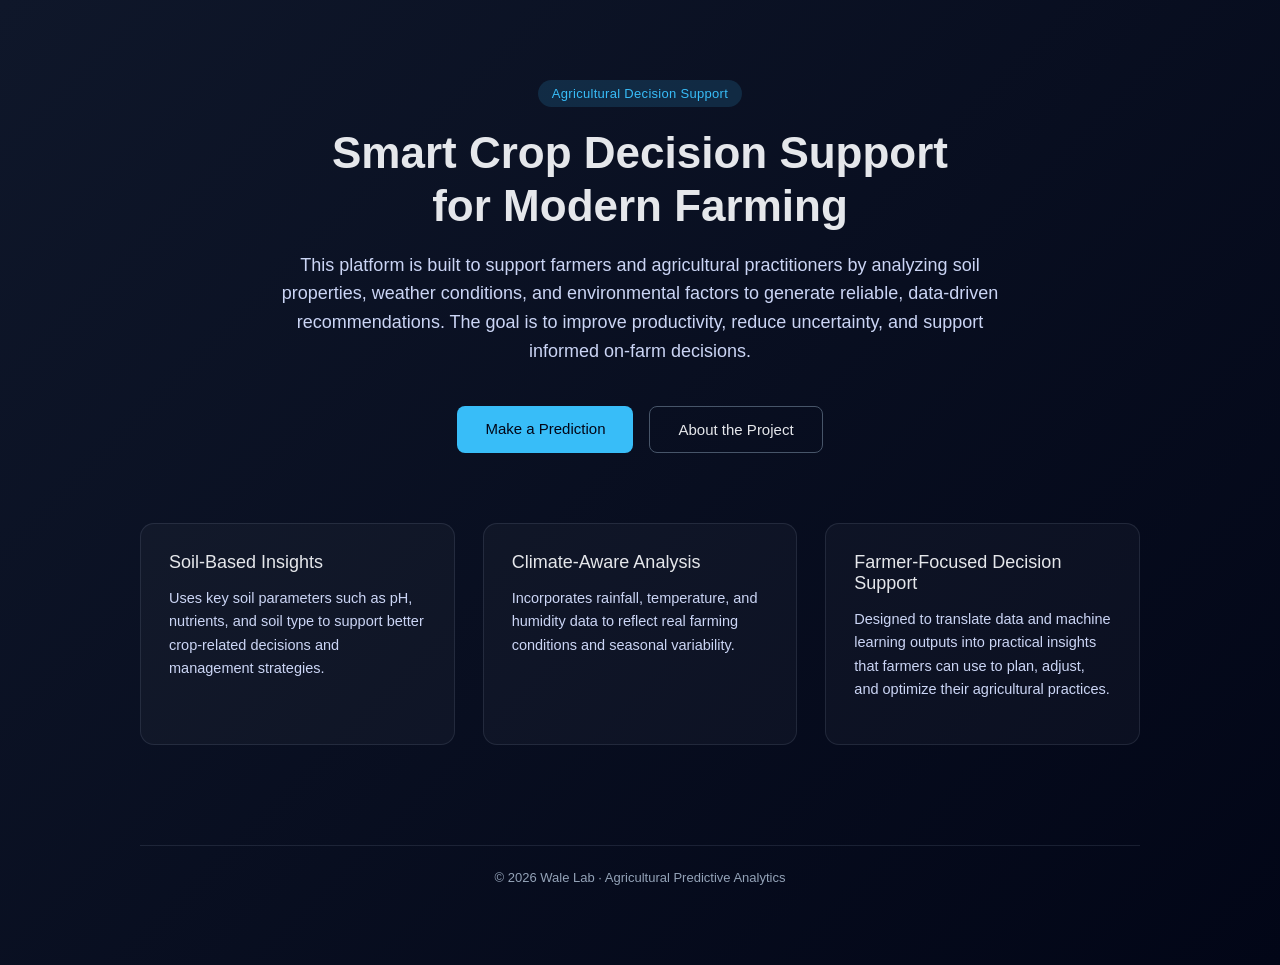
<file: templates/index.html>
<!DOCTYPE html>
<html lang="en">
<head>
<meta charset="UTF-8">
<meta name="viewport" content="width=device-width, initial-scale=1.0">
<title>Wale Lab | Agricultural Decision Support Platform</title>

<style>
    body {
        margin: 0;
        font-family: "Segoe UI", Arial, sans-serif;
        background: linear-gradient(135deg, #0f172a, #020617);
        color: #e5e7eb;
    }

    .container {
        max-width: 1000px;
        margin: 0 auto;
        padding: 80px 24px;
        text-align: center;
    }

    .badge {
        display: inline-block;
        padding: 6px 14px;
        background: rgba(56, 189, 248, 0.15);
        color: #38bdf8;
        border-radius: 20px;
        font-size: 13px;
        letter-spacing: 0.3px;
        margin-bottom: 20px;
    }

    h1 {
        font-size: 44px;
        line-height: 1.2;
        margin: 0 0 18px;
        font-weight: 600;
    }

    .subtitle {
        font-size: 18px;
        color: #cbd5f5;
        max-width: 760px;
        margin: 0 auto 40px;
        line-height: 1.6;
    }

    .actions {
        display: flex;
        justify-content: center;
        gap: 16px;
        flex-wrap: wrap;
        margin-bottom: 70px;
    }

    .btn {
        padding: 14px 28px;
        border-radius: 8px;
        font-size: 15px;
        text-decoration: none;
        font-weight: 500;
        transition: all 0.25s ease;
    }

    .btn-primary {
        background: #38bdf8;
        color: #020617;
    }

    .btn-primary:hover {
        background: #0ea5e9;
    }

    .btn-outline {
        border: 1px solid #475569;
        color: #e5e7eb;
    }

    .btn-outline:hover {
        border-color: #38bdf8;
        color: #38bdf8;
    }

    .features {
        display: grid;
        grid-template-columns: repeat(auto-fit, minmax(260px, 1fr));
        gap: 28px;
    }

    .feature {
        background: rgba(255, 255, 255, 0.03);
        border: 1px solid rgba(148, 163, 184, 0.15);
        border-radius: 14px;
        padding: 28px;
        text-align: left;
    }

    .feature h3 {
        margin: 0 0 12px;
        font-size: 18px;
        font-weight: 500;
    }

    .feature p {
        font-size: 14.5px;
        line-height: 1.6;
        color: #cbd5f5;
    }

    footer {
        margin-top: 100px;
        padding-top: 24px;
        border-top: 1px solid rgba(148, 163, 184, 0.15);
        font-size: 13px;
        color: #94a3b8;
        text-align: center;
    }
</style>
</head>

<body>
<div class="container">

    <span class="badge">Agricultural Decision Support</span>

    <h1>
        Smart Crop Decision Support<br>
        for Modern Farming
    </h1>

    <p class="subtitle">
        This platform is built to support farmers and agricultural practitioners
        by analyzing soil properties, weather conditions, and environmental factors
        to generate reliable, data-driven recommendations. The goal is to improve
        productivity, reduce uncertainty, and support informed on-farm decisions.
    </p>

    <div class="actions">
        <a href="/predict" class="btn btn-primary">Make a Prediction</a>
        <a href="/about" class="btn btn-outline">About the Project</a>
    </div>

    <div class="features">
        <div class="feature">
            <h3>Soil-Based Insights</h3>
            <p>
                Uses key soil parameters such as pH, nutrients, and soil type to
                support better crop-related decisions and management strategies.
            </p>
        </div>

        <div class="feature">
            <h3>Climate-Aware Analysis</h3>
            <p>
                Incorporates rainfall, temperature, and humidity data to reflect
                real farming conditions and seasonal variability.
            </p>
        </div>

        <div class="feature">
            <h3>Farmer-Focused Decision Support</h3>
            <p>
                Designed to translate data and machine learning outputs into
                practical insights that farmers can use to plan, adjust, and
                optimize their agricultural practices.
            </p>
        </div>
    </div>

    <footer>
        © 2026 Wale Lab · Agricultural Predictive Analytics
    </footer>

</div>
</body>
</html>
</file>
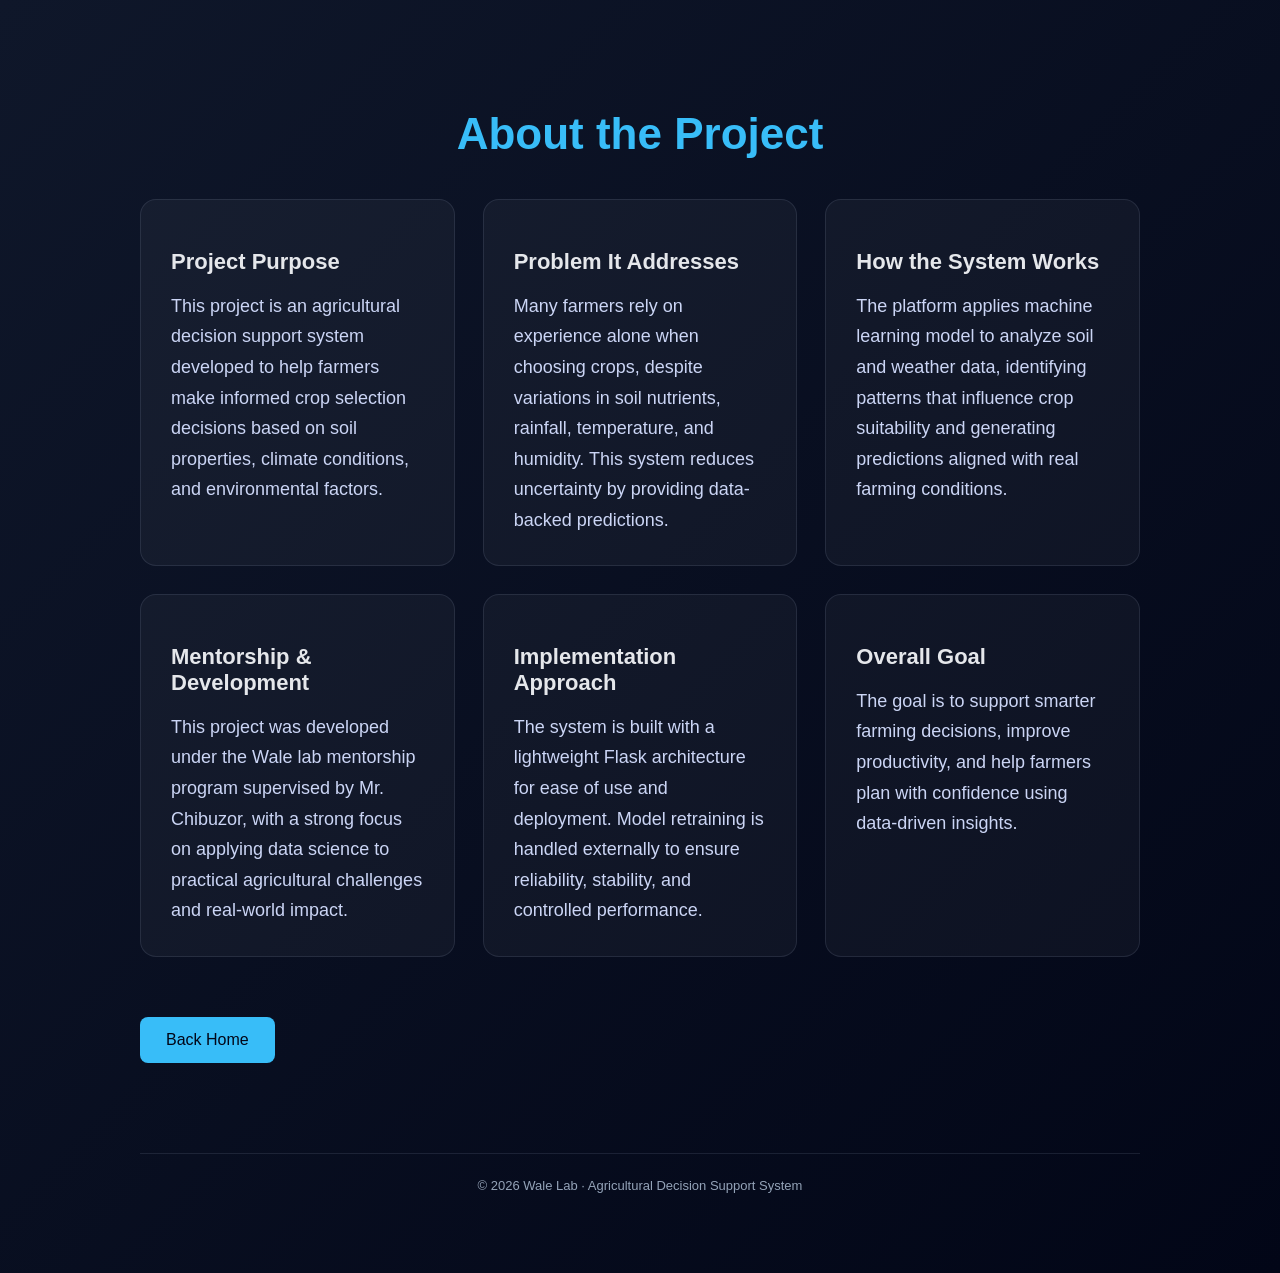
<file: templates/about.html>
<!DOCTYPE html>
<html lang="en">
<head>
<meta charset="UTF-8">
<meta name="viewport" content="width=device-width, initial-scale=1.0">
<title>Wale Lab | About the Project</title>

<style>
    body {
        margin: 0;
        font-family: "Segoe UI", Arial, sans-serif;
        background: linear-gradient(135deg, #0f172a, #020617);
        color: #e5e7eb;
    }

    .container {
        max-width: 1000px;
        margin: 0 auto;
        padding: 80px 24px;
    }

    h1 {
        font-size: 44px;
        font-weight: 600;
        margin-bottom: 40px;
        color: #38bdf8;
        text-align: center;
    }

    .grid {
        display: grid;
        grid-template-columns: repeat(auto-fit, minmax(280px, 1fr));
        gap: 28px;
    }

    .box {
        background: rgba(255, 255, 255, 0.04);
        border: 1px solid rgba(148, 163, 184, 0.15);
        border-radius: 16px;
        padding: 30px;
    }

    .box h2 {
        font-size: 22px;
        margin-bottom: 16px;
        color: #e5e7eb;
        font-weight: 600;
    }

    .box p {
        font-size: 18px;
        line-height: 1.7;
        color: #cbd5f5;
        margin: 0;
    }

    .btn-back {
        display: inline-block;
        margin-top: 60px;
        padding: 14px 26px;
        border-radius: 8px;
        background: #38bdf8;
        color: #020617;
        text-decoration: none;
        font-size: 16px;
        font-weight: 500;
        transition: all 0.25s ease;
    }

    .btn-back:hover {
        background: #0ea5e9;
    }

    footer {
        margin-top: 90px;
        padding-top: 24px;
        border-top: 1px solid rgba(148, 163, 184, 0.15);
        font-size: 13px;
        color: #94a3b8;
        text-align: center;
    }
</style>
</head>

<body>
<div class="container">

    <h1>About the Project</h1>

    <div class="grid">

        <div class="box">
            <h2>Project Purpose</h2>
            <p>
                This project is an agricultural decision support system developed to
                help farmers make informed crop selection decisions based on soil
                properties, climate conditions, and environmental factors.
            </p>
        </div>

        <div class="box">
            <h2>Problem It Addresses</h2>
            <p>
                Many farmers rely on experience alone when choosing crops, despite
                variations in soil nutrients, rainfall, temperature, and humidity.
                This system reduces uncertainty by providing data-backed predictions.
            </p>
        </div>

        <div class="box">
            <h2>How the System Works</h2>
            <p>
                The platform applies machine learning model to analyze soil and
                weather data, identifying patterns that influence crop suitability
                and generating predictions aligned with real farming conditions.
            </p>
        </div>

        <div class="box">
            <h2>Mentorship & Development</h2>
            <p>
                This project was developed under the Wale lab mentorship program supervised by
                Mr. Chibuzor, with a strong focus on applying data science to practical
                agricultural challenges and real-world impact.
            </p>
        </div>

        <div class="box">
            <h2>Implementation Approach</h2>
            <p>
                The system is built with a lightweight Flask architecture for ease of
                use and deployment. Model retraining is handled externally to ensure
                reliability, stability, and controlled performance.
            </p>
        </div>

        <div class="box">
            <h2>Overall Goal</h2>
            <p>
                The goal is to support smarter farming decisions, improve productivity,
                and help farmers plan with confidence using data-driven insights.
            </p>
        </div>

    </div>

    <a href="/" class="btn-back"> Back Home</a>

    <footer>
        © 2026 Wale Lab · Agricultural Decision Support System
    </footer>

</div>
</body>
</html>
</file>
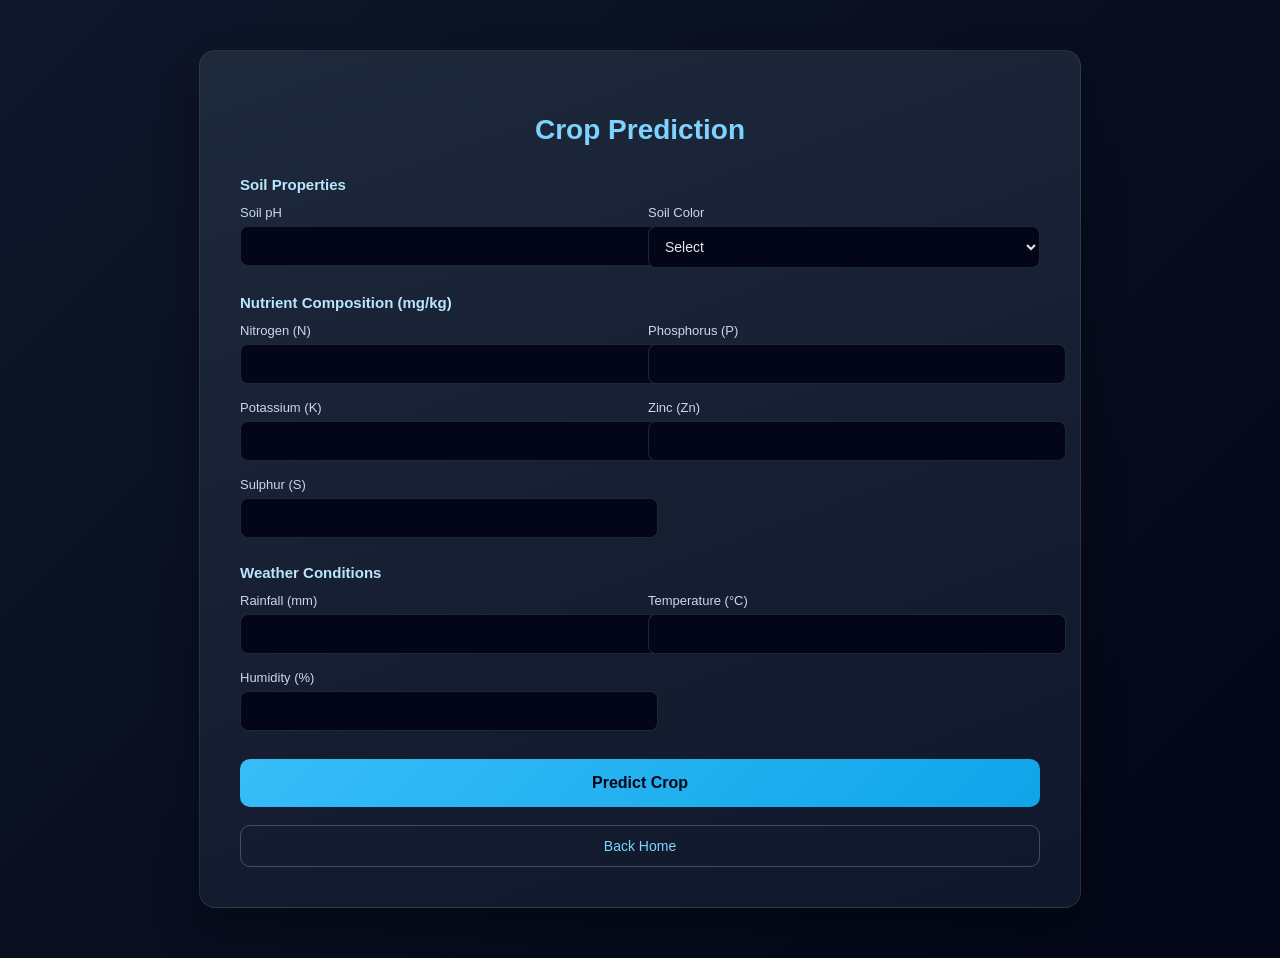
<file: templates/predict.html>
<!DOCTYPE html>
<html lang="en">
<head>
<meta charset="UTF-8">
<meta name="viewport" content="width=device-width, initial-scale=1.0">
<title>Wale Lab | Crop Prediction</title>

<style>
    body {
        margin: 0;
        font-family: "Segoe UI", Arial, sans-serif;
        background: linear-gradient(135deg, #0f172a, #020617);
        color: #e5e7eb;
    }

    .container {
        max-width: 800px;
        margin: 50px auto;
        padding: 40px;
        background: linear-gradient(160deg, #1e293b, #0f172a);
        border-radius: 16px;
        border: 1px solid rgba(148, 163, 184, 0.15);
        box-shadow: 0 20px 40px rgba(0, 0, 0, 0.35);
    }

    h2 {
        text-align: center;
        margin-bottom: 30px;
        font-size: 28px;
        color: #7dd3fc;
    }

    .section-title {
        margin: 26px 0 12px;
        font-size: 15px;
        font-weight: 600;
        color: #bae6fd;
    }

    .grid {
        display: grid;
        grid-template-columns: repeat(2, 1fr);
        gap: 16px;
    }

    label {
        display: block;
        margin-bottom: 6px;
        font-size: 13px;
        font-weight: 500;
        color: #cbd5f5;
    }

    input, select {
        width: 100%;
        padding: 11px 12px;
        border-radius: 8px;
        border: 1px solid rgba(148, 163, 184, 0.2);
        background: #020617;
        color: #e5e7eb;
        font-size: 14px;
    }

    input:focus, select:focus {
        outline: none;
        border-color: #38bdf8;
        box-shadow: 0 0 0 1px rgba(56, 189, 248, 0.4);
    }

    button {
        width: 100%;
        padding: 15px;
        margin-top: 28px;
        background: linear-gradient(135deg, #38bdf8, #0ea5e9);
        color: #020617;
        border: none;
        font-size: 16px;
        font-weight: 600;
        border-radius: 10px;
        cursor: pointer;
    }

    .back-home {
        display: block;
        margin-top: 18px;
        text-align: center;
        padding: 12px;
        border-radius: 10px;
        text-decoration: none;
        font-size: 14px;
        font-weight: 500;
        color: #7dd3fc;
        border: 1px solid rgba(125, 211, 252, 0.3);
        transition: 0.3s;
    }

    .back-home:hover {
        background: rgba(125, 211, 252, 0.08);
    }

    @media (max-width: 640px) {
        .grid {
            grid-template-columns: 1fr;
        }
    }
</style>
</head>

<body>
<div class="container">
    <h2>Crop Prediction</h2>

    <form method="POST" action="/predict" id="cropForm" novalidate>

        <div class="section-title">Soil Properties</div>
        <div class="grid">
            <div>
                <label>Soil pH</label>
                <input type="number" step="0.01" name="Soil_pH" min="0" max="14" required>
            </div>

            <div>
                <label>Soil Color</label>
                <select name="Soil_Color" required>
                    <option value="">Select</option>
                    <option value="black">Black</option>
                    <option value="brown">Brown</option>
                    <option value="reddish brown">Reddish Brown</option>
                </select>
            </div>
        </div>

        <div class="section-title">Nutrient Composition (mg/kg)</div>
        <div class="grid">
            <div>
                <label>Nitrogen (N) </label>
                <input type="number" step="0.01" name="Nitrogen_N" min="0" required>
            </div>

            <div>
                <label>Phosphorus (P) </label>
                <input type="number" step="0.01" name="Phosphorus_P" min="0" required>
            </div>

            <div>
                <label>Potassium (K) </label>
                <input type="number" step="0.01" name="Potassium_K" min="0" required>
            </div>

            <div>
                <label>Zinc (Zn) </label>
                <input type="number" step="0.01" name="Zinc_Zn" min="0" required>
            </div>

            <div>
                <label>Sulphur (S) </label>
                <input type="number" step="0.01" name="Sulphur_S" min="0" required>
            </div>
        </div>

        <div class="section-title">Weather Conditions</div>
        <div class="grid">
            <div>
                <label>Rainfall (mm)</label>
                <input type="number" step="0.01" name="Rainfall" min="0" required>
            </div>

            <div>
                <label>Temperature (°C)</label>
                <input type="number" step="0.01" name="Temperature" max="36" required>
            </div>

            <div>
                <label>Humidity (%)</label>
                <input type="number" step="0.01" name="Humidity" min="0" max="100" required>
            </div>
        </div>

        <button type="submit">Predict Crop</button>
    </form>

    <a href="/" class="back-home"> Back Home</a>
</div>

<script>
document.getElementById("cropForm").addEventListener("submit", function (e) {

    const requiredFields = [
        "Soil_pH","Nitrogen_N","Phosphorus_P","Potassium_K",
        "Zinc_Zn","Sulphur_S","Rainfall","Temperature","Humidity"
    ];

    for (let field of requiredFields) {
        const el = document.querySelector(`[name="${field}"]`);
        if (!el.value || isNaN(el.value)) {
            alert("Please ensure all fields are filled correctly.");
            e.preventDefault();
            return;
        }
    }

    const ph = +document.querySelector('[name="Soil_pH"]').value;
    const temp = +document.querySelector('[name="Temperature"]').value;
    const humidity = +document.querySelector('[name="Humidity"]').value;
    const rainfall = +document.querySelector('[name="Rainfall"]').value;

    if (ph < 0 || ph > 14 || temp > 36 || humidity < 0 || humidity > 100 || rainfall < 0) {
        alert("One or more values are outside acceptable ranges.");
        e.preventDefault();
    }
});
</script>

</body>
</html>
</file>
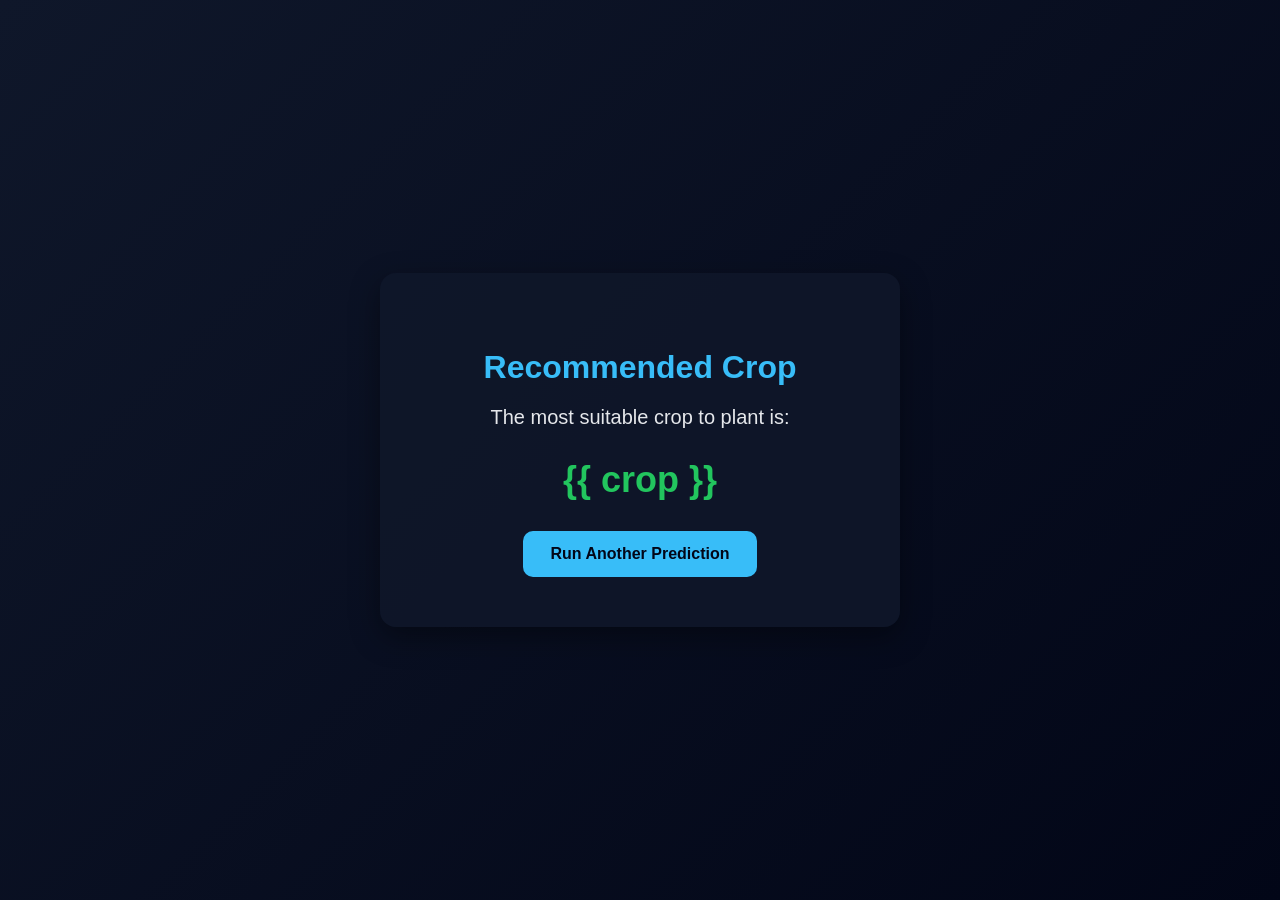
<file: templates/result.html>
<!DOCTYPE html>
<html lang="en">
<head>
<meta charset="UTF-8">
<title>Prediction Result</title>
<style>
    body {
        margin: 0;
        font-family: "Segoe UI", Arial, sans-serif;
        background: linear-gradient(135deg,#0f172a,#020617);
        color: #e5e7eb;
        display: flex;
        justify-content: center;
        align-items: center;
        height: 100vh;
    }

    .box {
        background: rgba(15,23,42,0.9);
        padding: 50px;
        border-radius: 16px;
        text-align: center;
        box-shadow: 0 10px 30px rgba(0,0,0,0.4);
        max-width: 420px;
        width: 100%;
    }

    h2 {
        font-size: 32px;
        color: #38bdf8;
        margin-bottom: 20px;
    }

    p {
        font-size: 20px;
        margin-bottom: 30px;
    }

    .crop {
        font-size: 36px;
        font-weight: 700;
        color: #22c55e;
        margin-bottom: 30px;
    }

    a {
        display: inline-block;
        padding: 14px 28px;
        background: #38bdf8;
        color: #020617;
        text-decoration: none;
        font-weight: 600;
        border-radius: 10px;
        transition: 0.3s;
    }

    a:hover {
        background: #0ea5e9;
    }
</style>
</head>
<body>

<div class="box">
    <h2>Recommended Crop</h2>
    <p>The most suitable crop to plant is:</p>
    <div class="crop">{{ crop }}</div>
    <a href="/predict">Run Another Prediction</a>
</div>

</body>
</html>
</file>
